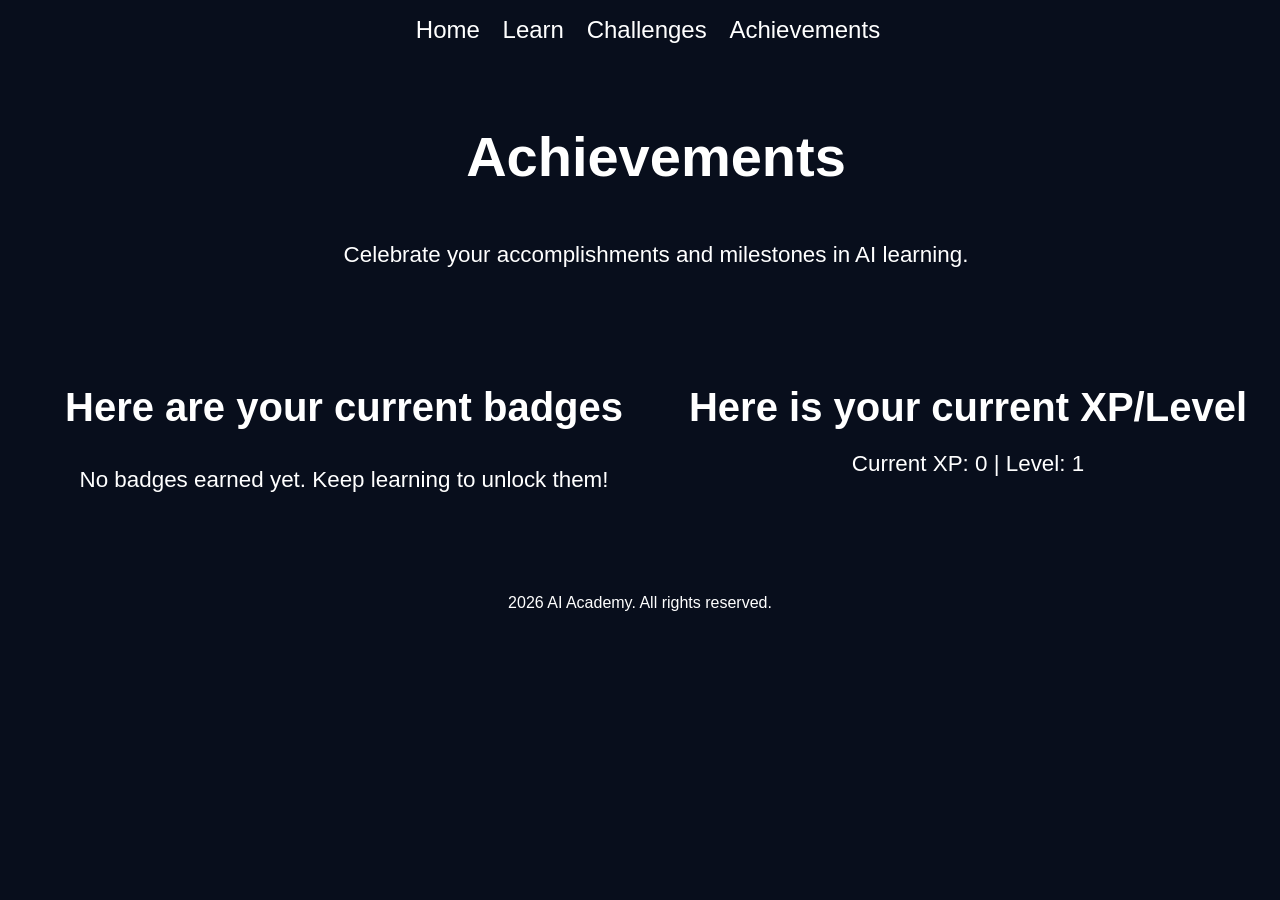
<file: achievements.html>
<!DOCTYPE html>
<html>
    <head>
        <meta charset="UTF-8">
        <meta name="viewport" content="width=device-width, initial-scale=1.0">
        <title>Ai Academy | Achievements</title>
        <link rel="stylesheet" href="style.css">
    </head>
    <body>
        <main>
            <header>
                <nav class="navbar">
                    <div class="nav-links">
                        <a href="index.html">Home</a>
                        <a href="learn.html">Learn</a>
                        <a href="challenges.html">Challenges</a>
                        <a href="achievements.html">Achievements</a>
                    </div>
                </nav>
            </header>
            <section class="achievements">
                <h1>Achievements</h1>
                <p>Celebrate your accomplishments and milestones in AI learning.</p>
            </section>


            <section class="achievement-types">
                <div class="badges">
                    <h2>Here are your current badges</h2>
                    <p>No badges earned yet. Keep learning to unlock them!</p>
                </div>

                <div class="XP">
                    <h2>Here is your current XP/Level</h2>
                    <p>Current XP: 0 | Level: 1</p>
                </div>
            </section>
        </main>
        <footer class="footer">
            <p>2026 AI Academy. All rights reserved.</p>
        </footer>
    </body>
</html>
</file>
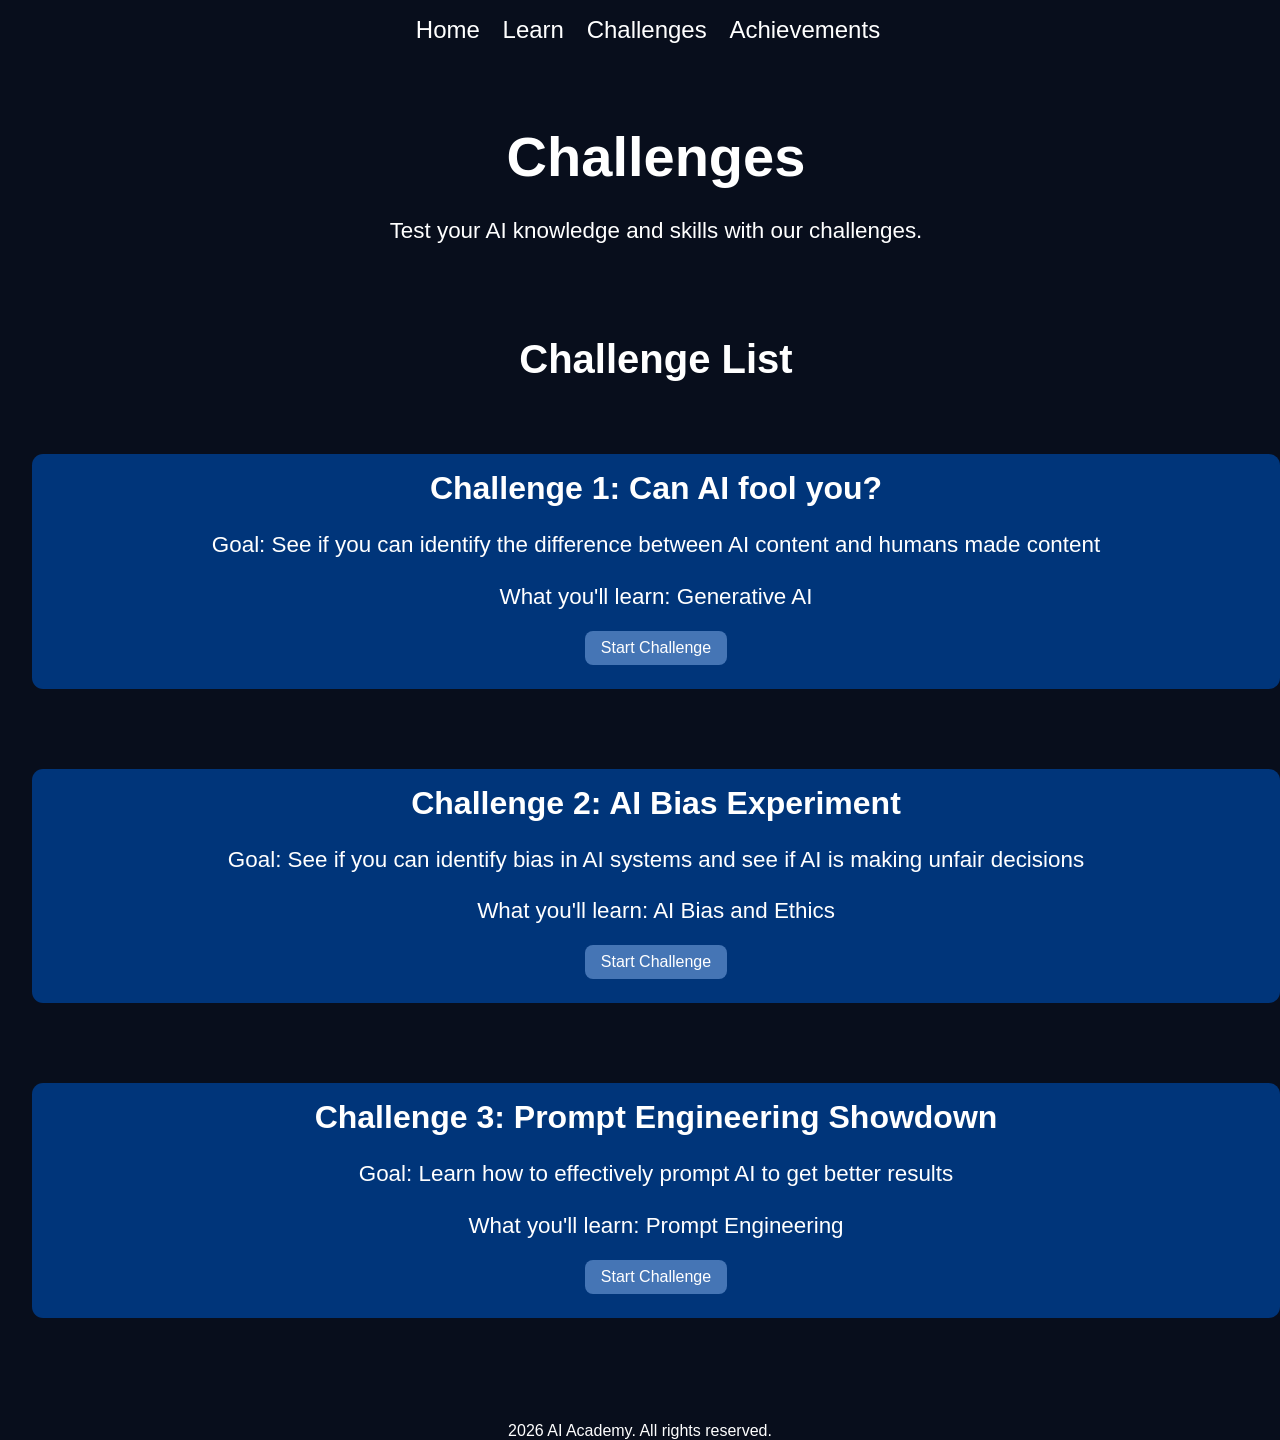
<file: challenges.html>
<!DOCTYPE html>
<html>
    <head>
        <meta charset="UTF-8">
        <meta name="viewport" content="width=device-width, initial-scale=1.0">
        <title>AI Academy | Challenges</title>
        <link rel="stylesheet" href="style.css">
    </head>
    <body>
        <nav class="navbar">
            <div class="nav-links">
                <a href="index.html">Home</a>
                <a href="learn.html">Learn</a>
                <a href="challenges.html">Challenges</a>
                <a href="achievements.html">Achievements</a>
            </div>
        </nav>

        <main>
            <section class="challenges">
                <h1>Challenges</h1>
                <p>Test your AI knowledge and skills with our challenges.</p>
            </section>
            <section class="challenge-list">
                <h2>Challenge List</h2>
                <div class="challenge">
                    <h2>Challenge 1: Can AI fool you?</h2>
                    <p>Goal: See if you can identify the difference between AI content and humans made content</p>
                    <p>What you'll learn: Generative AI</p>
                    <a href="https://docs.google.com/forms/d/e/1FAIpQLSeuW8XhGqsHYm4DRb50aHidZFI2csIkoxH9g1Awex1Bq3jdMg/viewform?usp=publish-editor" class="btn">Start Challenge</a>
                </div>
                <div class="challenge">
                    <h2>Challenge 2: AI Bias Experiment</h2>
                    <p>Goal: See if you can identify bias in AI systems and see if AI is making unfair decisions</p>
                    <p>What you'll learn: AI Bias and Ethics</p>
                    <a href="https://docs.google.com/forms/d/e/1FAIpQLSdvj5BDlg0Z4JJFpYBUmZR7vTVEoXRjAKeZ_o-GgD3IRCtFJg/viewform?usp=publish-editor" class="btn">Start Challenge</a>
                </div>
                <div class="challenge">
                    <h2>Challenge 3: Prompt Engineering Showdown</h2>
                    <p>Goal: Learn how to effectively prompt AI to get better results</p>
                    <p>What you'll learn: Prompt Engineering</p>
                    <a href="https://docs.google.com/forms/d/e/1FAIpQLSdqg3rRwJPWTjANIIUJUsg-MJ3w4YvZ06Z6JPlRfKCHTzkeRQ/viewform?usp=publish-editor" class="btn">Start Challenge</a>
                </div>
            </section>
        </main>
        <footer class="footer">
            <p>2026 AI Academy. All rights reserved.</p>
        </footer>

    </body>
</html>
</file>
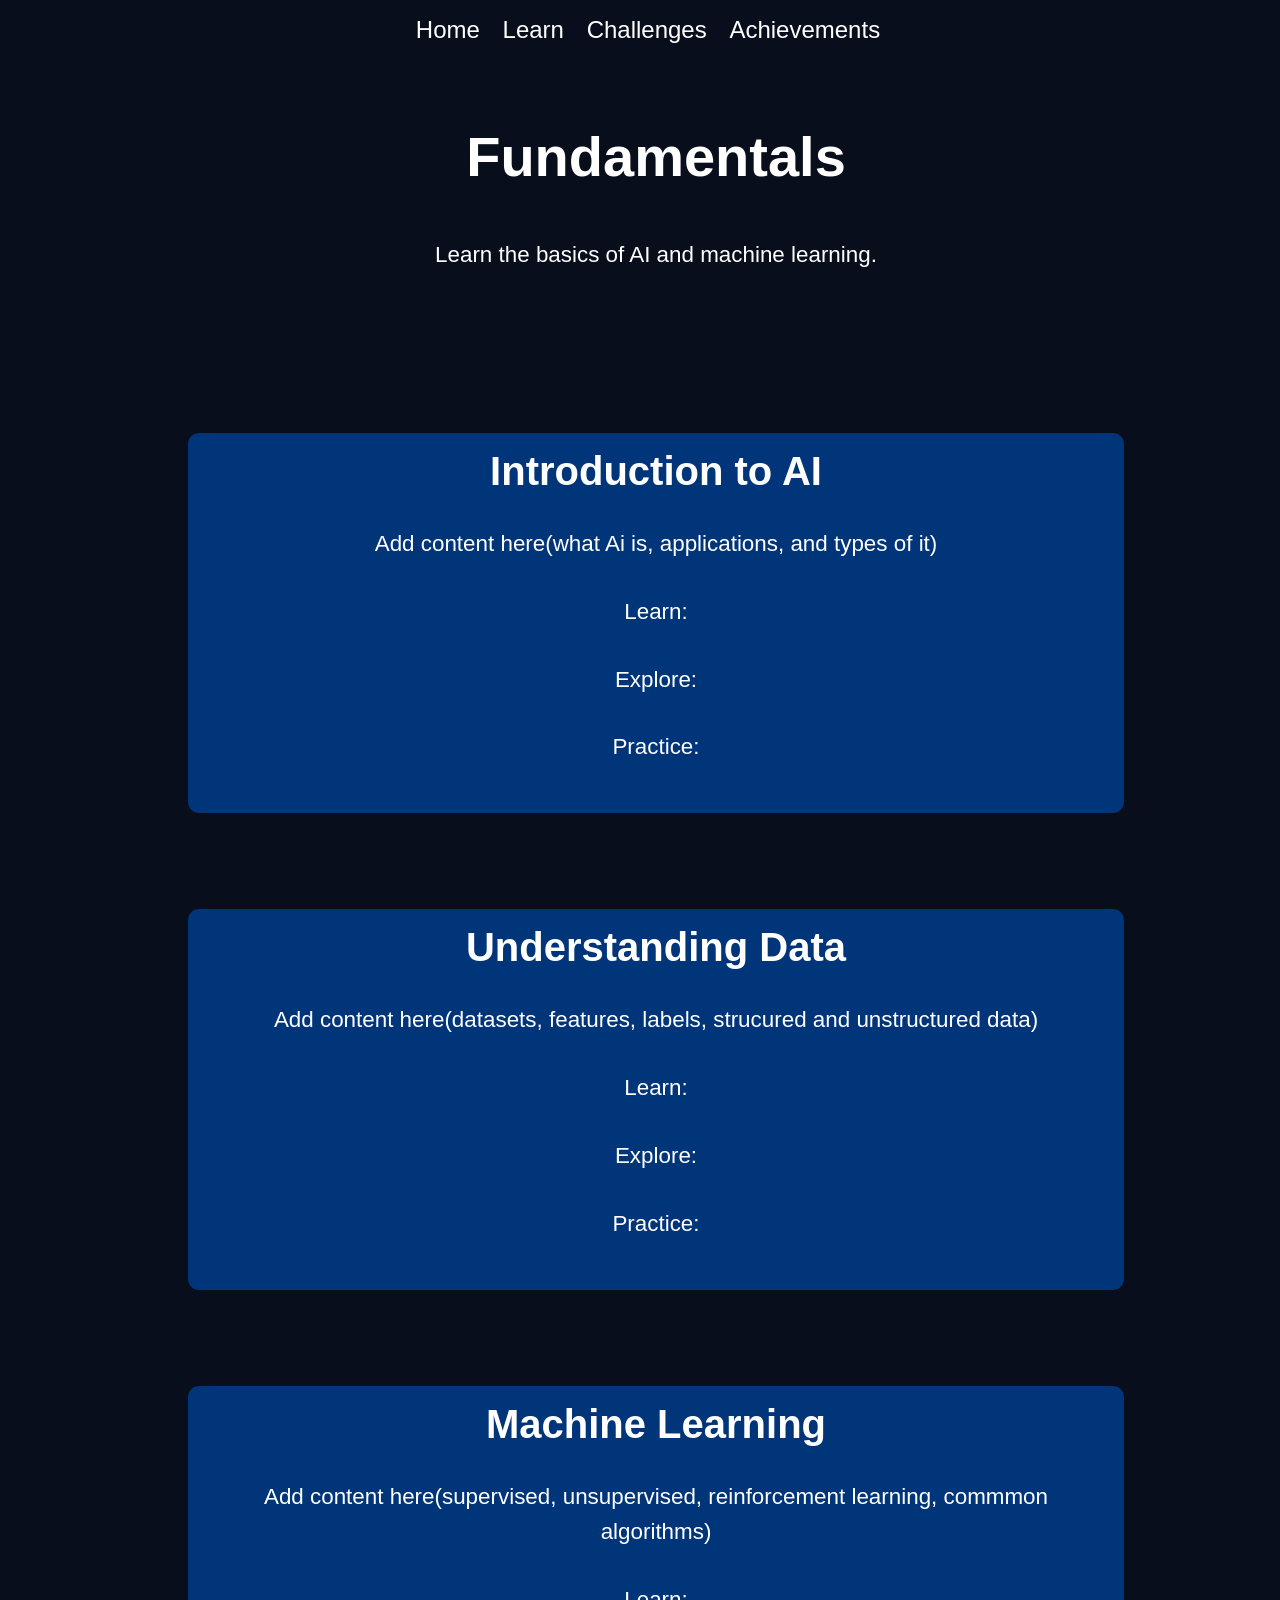
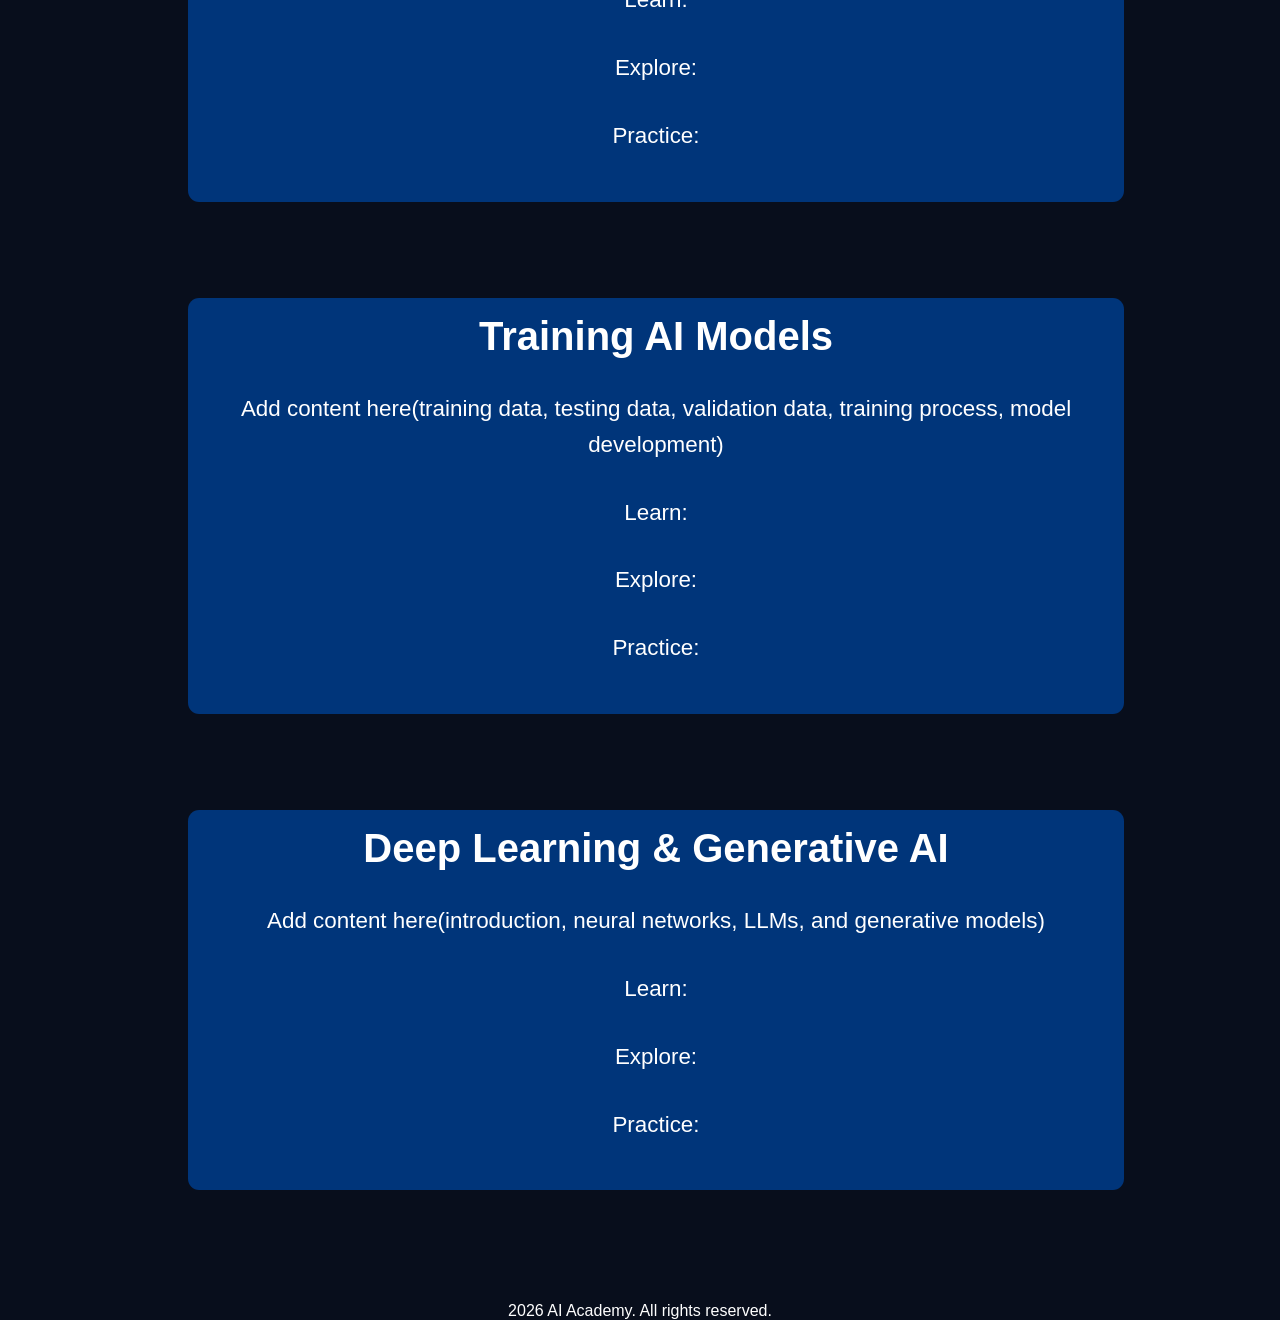
<file: fundamentals.html>
<!DOCTYPE html>
<html>
    <head>
        <meta charset="UTF-8">
        <meta name="viewport" content="width=device-width, initial-scale=1.0">
        <title>Ai Academy | Fundamentals</title>
        <link rel="stylesheet" href="style.css">
    </head>
    <body>
        <main>
            <header>
                <nav class="navbar">
                    <div class="nav-links">
                        <a href="index.html">Home</a>
                        <a href="learn.html">Learn</a>
                        <a href="challenges.html">Challenges</a>
                        <a href="achievements.html">Achievements</a>
                    </div>
                </nav>
            </header>
            <section class="fundamentals">
                <h1>Fundamentals</h1>
                <p>Learn the basics of AI and machine learning.</p>
            </section>
            <section class = "fundamentals-content">
                <div class = "sub-section-fundamentals">
                    <h2>Introduction to AI</h2>
                    <p>Add content here(what Ai is, applications, and types of it)</p>
                    <p>Learn:</p>
                    <p>Explore:</p>
                    <p>Practice:</p>
                </div>
                <div class = "sub-section-fundamentals">
                    <h2>Understanding Data</h2>
                    <p>Add content here(datasets, features, labels, strucured and unstructured data)</p>
                    <p>Learn:</p>
                    <p>Explore:</p>
                    <p>Practice:</p>
                </div>
                <div class = "sub-section-fundamentals">
                    <h2>Machine Learning</h2>
                    <p>Add content here(supervised, unsupervised, reinforcement learning, commmon algorithms)</p>
                    <p>Learn:</p>
                    <p>Explore:</p>
                    <p>Practice:</p>
                </div>
                <div class = "sub-section-fundamentals">
                    <h2>Training AI Models</h2>
                    <p>Add content here(training data, testing data, validation data, training process, model development)</p>
                    <p>Learn:</p>
                    <p>Explore:</p>
                    <p>Practice:</p>
                </div>
                <div class = "sub-section-fundamentals">
                    <h2>Deep Learning & Generative AI</h2>
                    <p>Add content here(introduction, neural networks, LLMs, and generative models)</p>
                    <p>Learn:</p>
                    <p>Explore:</p>
                    <p>Practice:</p>
                </div>
            </section>
        </main>
        <footer class="footer">
            <p>2026 AI Academy. All rights reserved.</p>
        </footer>
    </body>
</html>
</file>
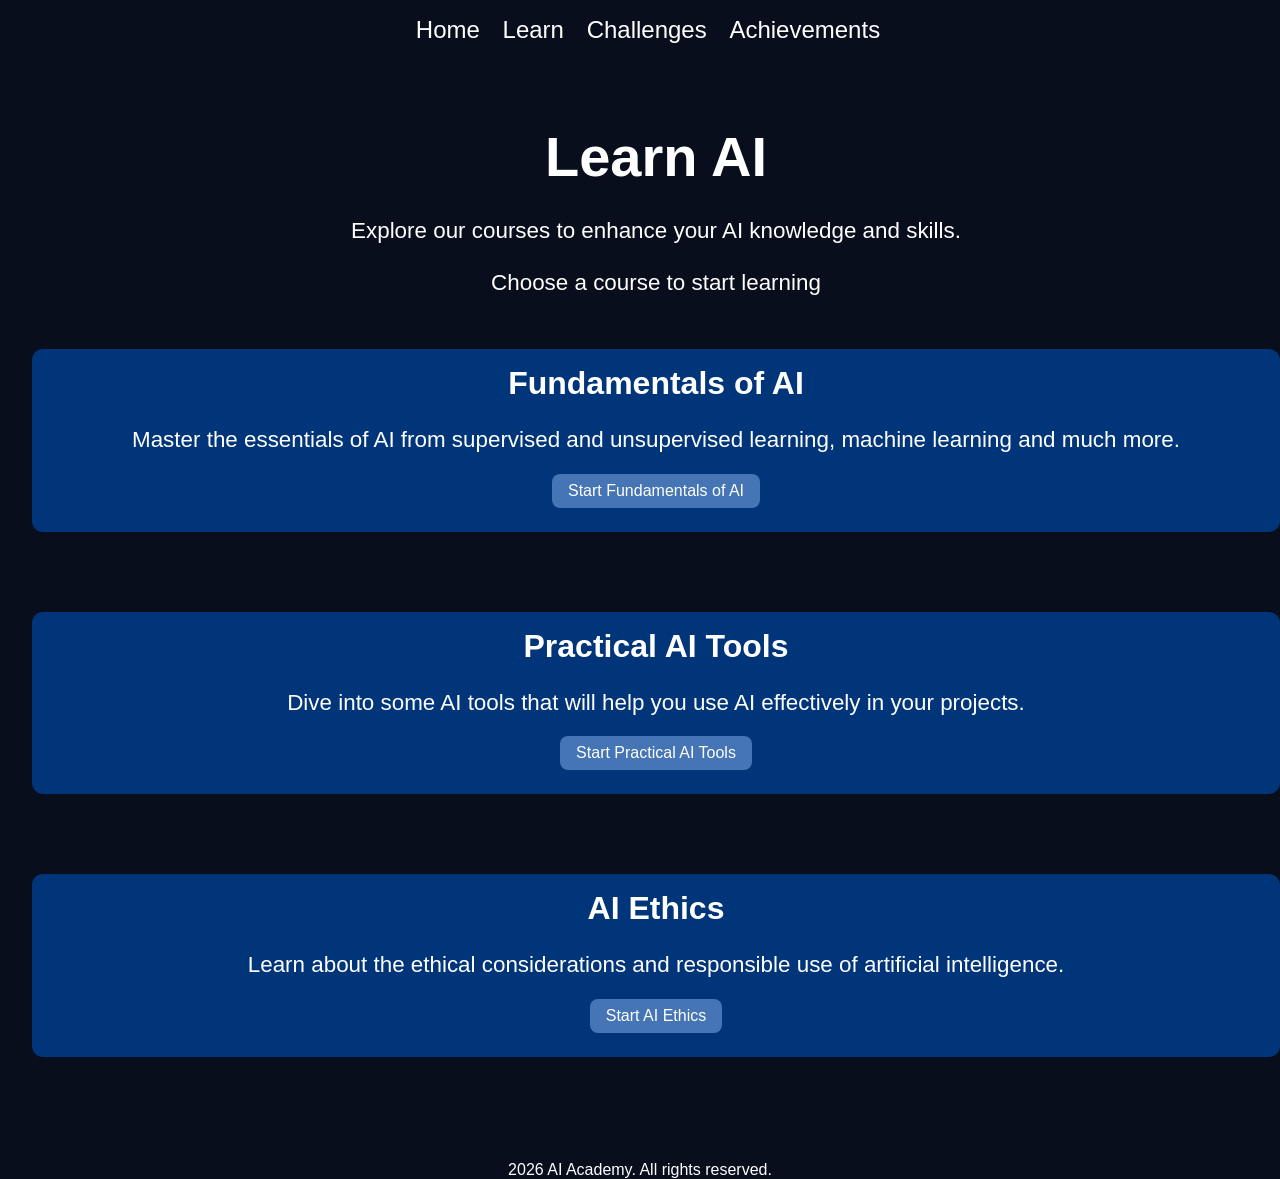
<file: learn.html>
<!DOCTYPE html>
<html>  
    <head>
        <title>AI Academy | Learn</title>
        <link rel="stylesheet" href="style.css">
        <meta charset="UTF-8">
        <meta name="viewport" content="width=device-width, initial-scale=1.0">
    </head>
    <body>
        <header>
            <nav class="navbar">
                <div class="nav-links">
                    <a href="index.html">Home</a>
                    <a href="learn.html">Learn</a>
                    <a href="challenges.html">Challenges</a>
                    <a href="achievements.html">Achievements</a>
                </div>
            </nav>
        </header>
        <main>
            <section class="learn">
                <h1>Learn AI</h1>
                <p>Explore our courses to enhance your AI knowledge and skills.</p>
                <p>Choose a course to start learning</p>
                <div class="course">
                    <h3>Fundamentals of AI</h3>
                    <p>Master the essentials of AI from supervised and unsupervised learning, machine learning and much more.</p>                    
                    <a href="fundamentals.html" class="btn">Start Fundamentals of AI</a>
                </div>
                <div class="course">
                    <h3>Practical AI Tools</h3>
                    <p>Dive into some AI tools that will help you use AI effectively in your projects.</p>
                    <a href="tools.html" class="btn">Start Practical AI Tools</a>
                </div>
                <div class="course">
                    <h3>AI Ethics</h3>
                    <p>Learn about the ethical considerations and responsible use of artificial intelligence.</p>
                    <a href="ethics.html" class="btn">Start AI Ethics</a>
                </div>
            </section>
        </main>
        <footer class="footer">
            <p>2026 AI Academy. All rights reserved.</p>
        </footer>
    </body>
</html>
</file>
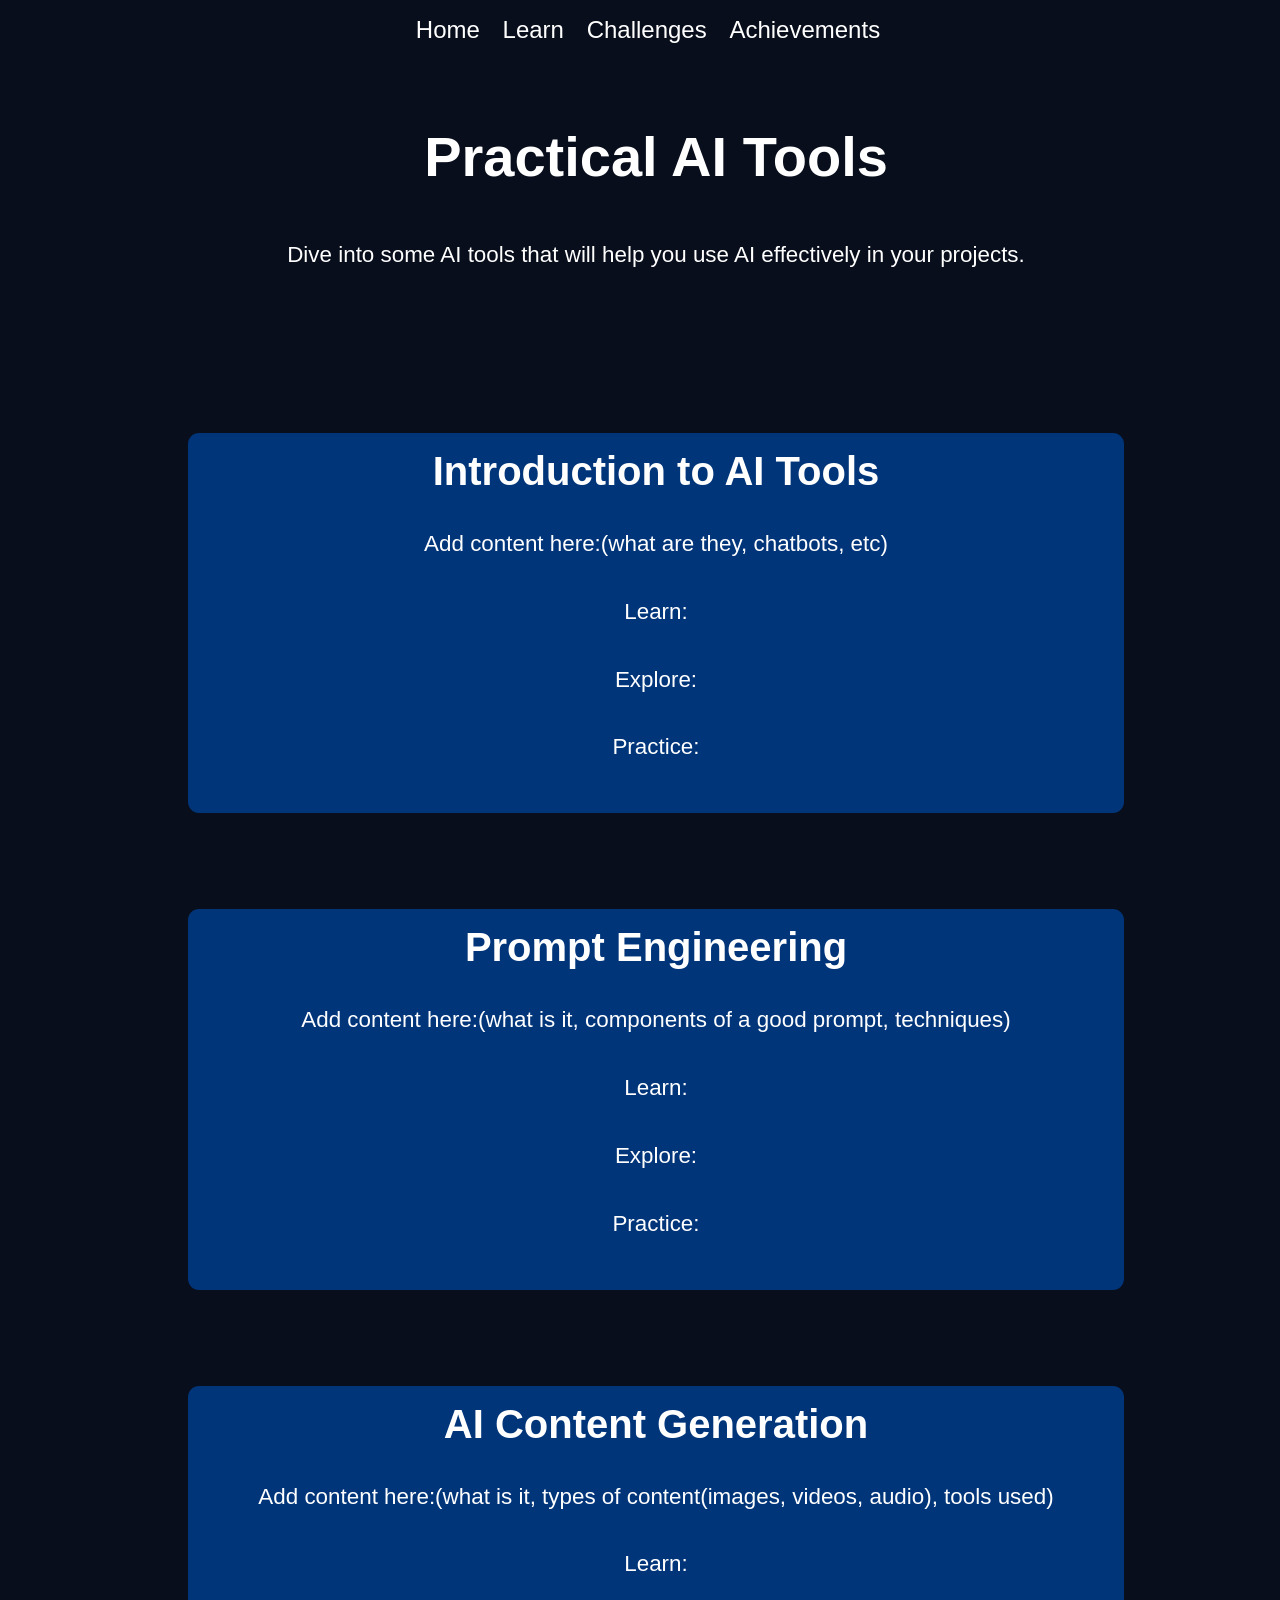
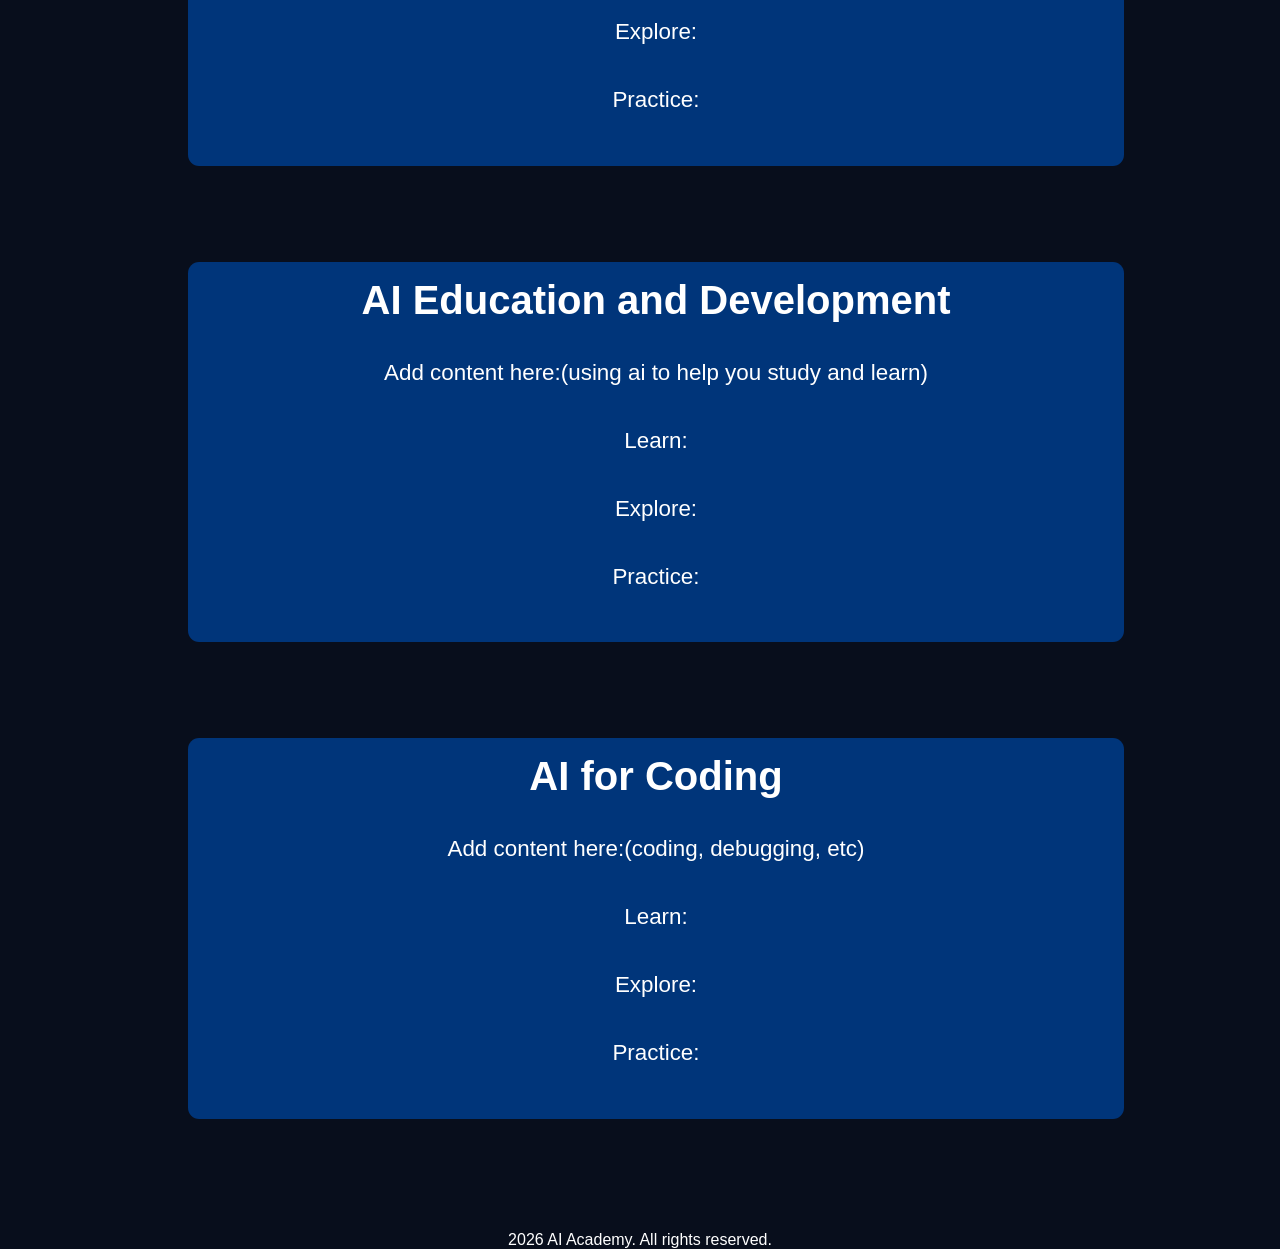
<file: tools.html>
<!DOCTYPE html>
<html>
    <head>
        <title>AI Academy | Practical AI Tools</title>
        <link rel="stylesheet" href="style.css">
        <meta charset="UTF-8">
        <meta name="viewport" content="width=device-width, initial-scale=1.0">
    </head>
    <body>
        <header>
            <nav class="navbar">
                <div class="nav-links">
                    <a href="index.html">Home</a>
                    <a href="learn.html">Learn</a>
                    <a href="challenges.html">Challenges</a>
                    <a href="achievements.html">Achievements</a>
                </div>
            </nav>
        </header>
        <main>
            <section class="tools">
                <h1>Practical AI Tools</h1>
                <p>Dive into some AI tools that will help you use AI effectively in your projects.</p>
            </section>

            <section class="tools-content">
                <div class="sub-section-tools">
                    <h2>Introduction to AI Tools</h2>
                    <p>Add content here:(what are they, chatbots, etc)</p>
                    <p>Learn:</p>
                    <p>Explore:</p>
                    <p>Practice:</p>
                </div>
                <div class="sub-section-tools">
                    <h2>Prompt Engineering</h2>
                    <p>Add content here:(what is it, components of a good prompt, techniques)</p>
                    <p>Learn:</p>
                    <p>Explore:</p>
                    <p>Practice:</p>
                </div>
                <div class="sub-section-tools">
                    <h2>AI Content Generation</h2>
                    <p>Add content here:(what is it, types of content(images, videos, audio), tools used)</p>
                    <p>Learn:</p>
                    <p>Explore:</p>
                    <p>Practice:</p>
                </div>
                <div class="sub-section-tools">
                    <h2>AI Education and Development</h2>
                    <p>Add content here:(using ai to help you study and learn)</p>
                    <p>Learn:</p>
                    <p>Explore:</p>
                    <p>Practice:</p>
                </div>
                <div class="sub-section-tools">
                    <h2>AI for Coding</h2>
                    <p>Add content here:(coding, debugging, etc)</p>
                    <p>Learn:</p>
                    <p>Explore:</p>
                    <p>Practice:</p>
                </div>
            </section>
        </main>
        <footer class="footer">
            <p>2026 AI Academy. All rights reserved.</p>
        </footer>
    </body>
</html>
</file>
<file: style.css>
*{
    margin: 0;
    padding: 0;
    box-sizing: border-box;
}

body {
    font-family: Arial, sans-serif;
    background-color: #080e1c;
    color: white;
}

/* Nav bar */
.navbar {
    display: flex;
    justify-content: center;
    align-items: center;
    padding: 1rem 1rem;
    background-color: #080e1c;
    font-size: 1.5rem;
    width: 100%;
}

.nav-links a {
    color: white;
    text-decoration: none;
    margin-left: 1rem;
    width: 100%;
}

.nav-links a:hover {
    text-decoration: underline;
}


/* Home Page Styles */
.hero{
    display: flex;
    align-items: center;
    justify-content: space-between;
    padding: 4rem 2rem;
    background-color: #00357a;
    border-radius: 0.7rem;
    margin: 2rem 1rem;
}

.hero h1{
    padding-bottom: 1rem;
    margin-bottom:1.2rem;
    margin-right: 0.5rem;
    font-size: 3.7rem;
    font-weight: bold;
    width: 50%;
}

.hero p{
    font-size: 1.4rem;
    line-height: 1.6;
    width: 50%;
}

.hero-image {
    padding: 1rem 2rem;
    display: flex;
    justify-content: center;
    align-items: center;

}

.hero-image img {
    width: 450px;
    max-width: 100%;
    height: auto;
}

.quotes {
    display: flex;
    flex-direction: column;
    justify-content: center;
    align-items: center;
    padding: 1rem;
    background-color: #00357a;
    border-radius: 0.7rem;
    margin: 2rem 1rem;
}

.quotes p{
    font-size: 1.4rem;
    line-height: 1.6;
    text-align: center;
    margin: 0.5rem;
}

.modules {
    display: flex;
    flex-direction: column;
    justify-content: center;
    align-items: center;
    padding: 1rem;
    margin: 3rem 2rem;
}   


.modules-header {
    display: flex;
    flex-direction: column;
    justify-content: center;
    align-items: center;
    padding: 1rem;
    margin: 3rem 1rem;
    width: 100%;
}


.modules p{
    font-size: 1.4rem;
    line-height: 1.6;
    text-align: center;
    margin: 0.5rem;
}

.modules strong{
    font-size: 1.6rem;
    font-weight: bold;
    text-align: center;
    margin: 0.5rem;
}

.module-card {
    display: flex;
    flex-direction: column;
    justify-content: center;
    align-items: center;
    padding: 1rem;
    background-color: #00357a;
    border-radius: 0.7rem;
    margin: 1rem;
    width: 100%;
}

.module-card h3{
    background-color: #00357a;
    padding: 0.5rem;
    border-radius: 0.7rem;
    font-size: 2rem;
    font-weight: bold;
    text-align: center;
    margin-bottom: 0.5rem;
}

.btn{
    display: inline-block;
    padding: 0.5rem 1rem;
    background-color: #4575b5;
    color: white;
    text-decoration: none;
    border-radius: 0.5rem;
    text-align: center;
    margin: 0.5rem;
}

.cta{
    display: flex;
    flex-direction: column;
    justify-content: center;
    align-items: center;
    padding: 1rem;
    margin: 3rem 1rem;
    width: 100%;
}

.cta h2{
    font-size: 2.5rem;
    font-weight: bold;
    text-align: center;
    margin-bottom: 2rem;
}

.cta p{
    font-size: 1.4rem;
    line-height: 1.6;
    text-align: center;
    margin: 0.5rem;
}

.footer{
    display: flex;
    align-items: center;
    justify-content: center;
    margin-top: auto;
}

/*Learn Page Styles */
.learn {
    display: flex;
    flex-direction: column;
    justify-content: center;
    align-items: center;
    padding: 1rem;
    margin: 3rem 1rem;
    width: 100%;
}

.learn h1{
    font-size: 3.5rem;
    font-weight: bold;
    text-align: center;
    margin-bottom: 1rem;
}

.learn p{
    font-size: 1.4rem;
    line-height: 1.6;
    text-align: center;
    margin: 0.5rem;
}


.course{
    display: flex;
    flex-direction: column;
    justify-content: center;
    align-items: center;
    padding: 1rem;
    background-color: #00357a;
    border-radius: 0.7rem;
    margin: 2.5rem;
    width: 100%;
    
}

.course h3{
    font-size: 2rem;
    font-weight: bold;
    text-align: center;
    margin-bottom: 0.75rem;
}

.course p{
    font-size: 1.4rem;
    line-height: 1.6;
    text-align: center;
    margin: 0.5rem;
}



/*Challenges Page Styles */
.challenges {
    display: flex;
    flex-direction: column;
    justify-content: center;
    align-items: center;
    padding: 1rem;
    margin: 3rem 1rem;
    width: 100%;
}

.challenges h1{
    font-size: 3.5rem;
    font-weight: bold;
    text-align: center;
    margin-bottom: 1rem;
}

.challenges p{
    font-size: 1.4rem;
    line-height: 1.6;
    text-align: center;
    margin: 0.5rem;
}

.challenge-list {
    display: flex;
    flex-direction: column;
    justify-content: center;
    align-items: center;
    padding: 1rem;
    margin: 3rem 1rem;
    width: 100%;
}

.challenge-list h2{
    font-size: 2.5rem;
    font-weight: bold;
    text-align: center;
    margin-bottom: 2rem;
}

.challenge {
    display: flex;
    flex-direction: column;
    justify-content: center;
    align-items: center;
    padding: 1rem;
    background-color: #00357a;
    border-radius: 0.7rem;
    margin: 2.5rem;
    width: 100%;
}

.challenge h2{
    font-size: 2rem;
    font-weight: bold;
    text-align: center;
    margin-bottom: 0.75rem;
}

.challenge p{
    font-size: 1.4rem;
    line-height: 1.6;
    text-align: center;
    margin: 0.5rem;
}

/*Achievements Page Styles */

.achievements {
    display: flex;
    flex-direction: column;
    justify-content: space-between;
    align-items: center;
    padding: 1rem;
    margin: 3rem 1rem;
    width: 100%;
}

.achievements h1{
    font-size: 3.5rem;
    font-weight: bold;
    text-align: center;
    margin-bottom: 1rem;
}

.achievements p{
    font-size: 1.4rem;
    line-height: 1.6;
    text-align: center;
    margin: 2rem;
}

.achievement-types{
    display:flex;
    flex-direction: row;
    justify-content: space-around;
    align-items: flex-start;
    padding: 1rem;
    margin: 3rem 1rem;
    width: 100%;
}

.badges, .XP{
    flex:1 ;
    text-align: center;
}

.badges h2{
    font-size:2.5rem;
    font-weight: bold;
    text-align: center;
    margin-bottom: 1rem;
}

.badges p{
    font-size: 1.4rem;
    line-height: 1.6;
    text-align: center;
    margin: 2rem;
}


.XP h2{
    font-size:2.5rem;
    font-weight: bold;
    text-align: center;
    margin-bottom: 1rem;
}

.XP p{
    font-size: 1.4rem;
    line-height: 1.6;
    text-align: center;
    margin: 1rem;
}

/*Fundamentals Page Styles */

.fundamentals {
    display: flex;
    justify-content: center;
    flex-direction: column;
    justify-content: center;
    align-items: center;
    padding: 1rem;
    margin: 3rem 1rem;
    width: 100%;
}

.fundamentals h1{
    font-size: 3.5rem;
    font-weight: bold;
    text-align: center;
    margin-bottom: 1rem;
}

.fundamentals p{
    font-size: 1.4rem;
    line-height: 1.6;
    text-align: center;
    margin: 2rem;
}

.fundamentals-content{
    display:flex;
    flex-direction: column;
    justify-content: center;
    align-items: center;
    padding: 1rem;
    margin: 3rem 1rem;
    width: 100%;
}

.sub-section-fundamentals{
    flex:1 ;
    padding: 1rem;
    margin: 3rem 1rem;
    width: 75%;
    background-color: #00357a;
    border-radius: 0.7rem;
    
}

.sub-section-fundamentals h2{
    font-size:2.5rem;
    font-weight: bold;
    text-align: center;
    margin-bottom: 1rem;
}

.sub-section-fundamentals p{
    font-size: 1.4rem;
    line-height: 1.6;
    text-align: center;
    margin: 2rem;
}





/*Tools Page Styles */

.tools {
    display: flex;
    justify-content: center;
    flex-direction: column;
    justify-content: center;
    align-items: center;
    padding: 1rem;
    margin: 3rem 1rem;
    width: 100%;
}

.tools h1{
    font-size: 3.5rem;
    font-weight: bold;
    text-align: center;
    margin-bottom: 1rem;
}

.tools p{
    font-size: 1.4rem;
    line-height: 1.6;
    text-align: center;
    margin: 2rem;
}

.tools-content{
    display:flex;
    flex-direction: column;
    justify-content: center;
    align-items: center;
    padding: 1rem;
    margin: 3rem 1rem;
    width: 100%;
}

.sub-section-tools{
    flex:1 ;
    padding: 1rem;
    margin: 3rem 1rem;
    width: 75%;
    background-color: #00357a;
    border-radius: 0.7rem;
    
}

.sub-section-tools h2{
    font-size:2.5rem;
    font-weight: bold;
    text-align: center;
    margin-bottom: 1rem;
}

.sub-section-tools p{
    font-size: 1.4rem;
    line-height: 1.6;
    text-align: center;
    margin: 2rem;
}
</file>
